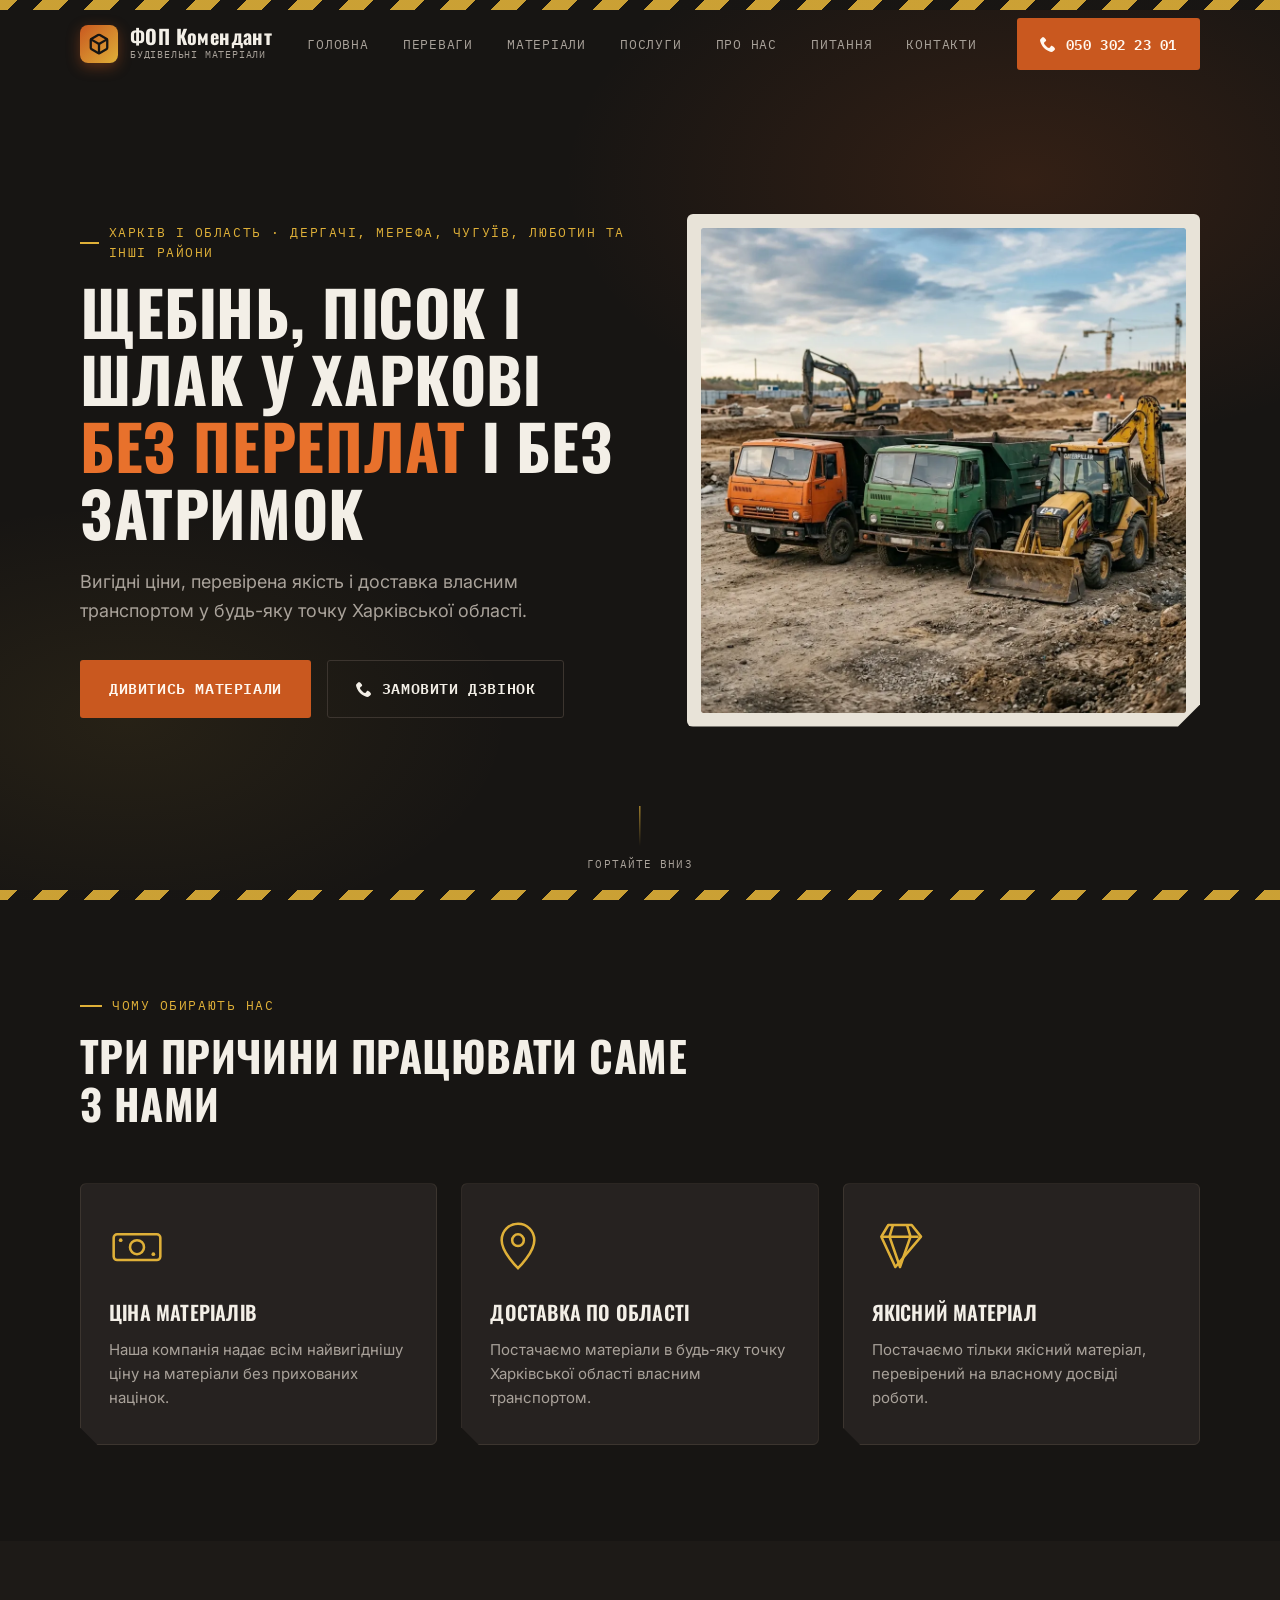
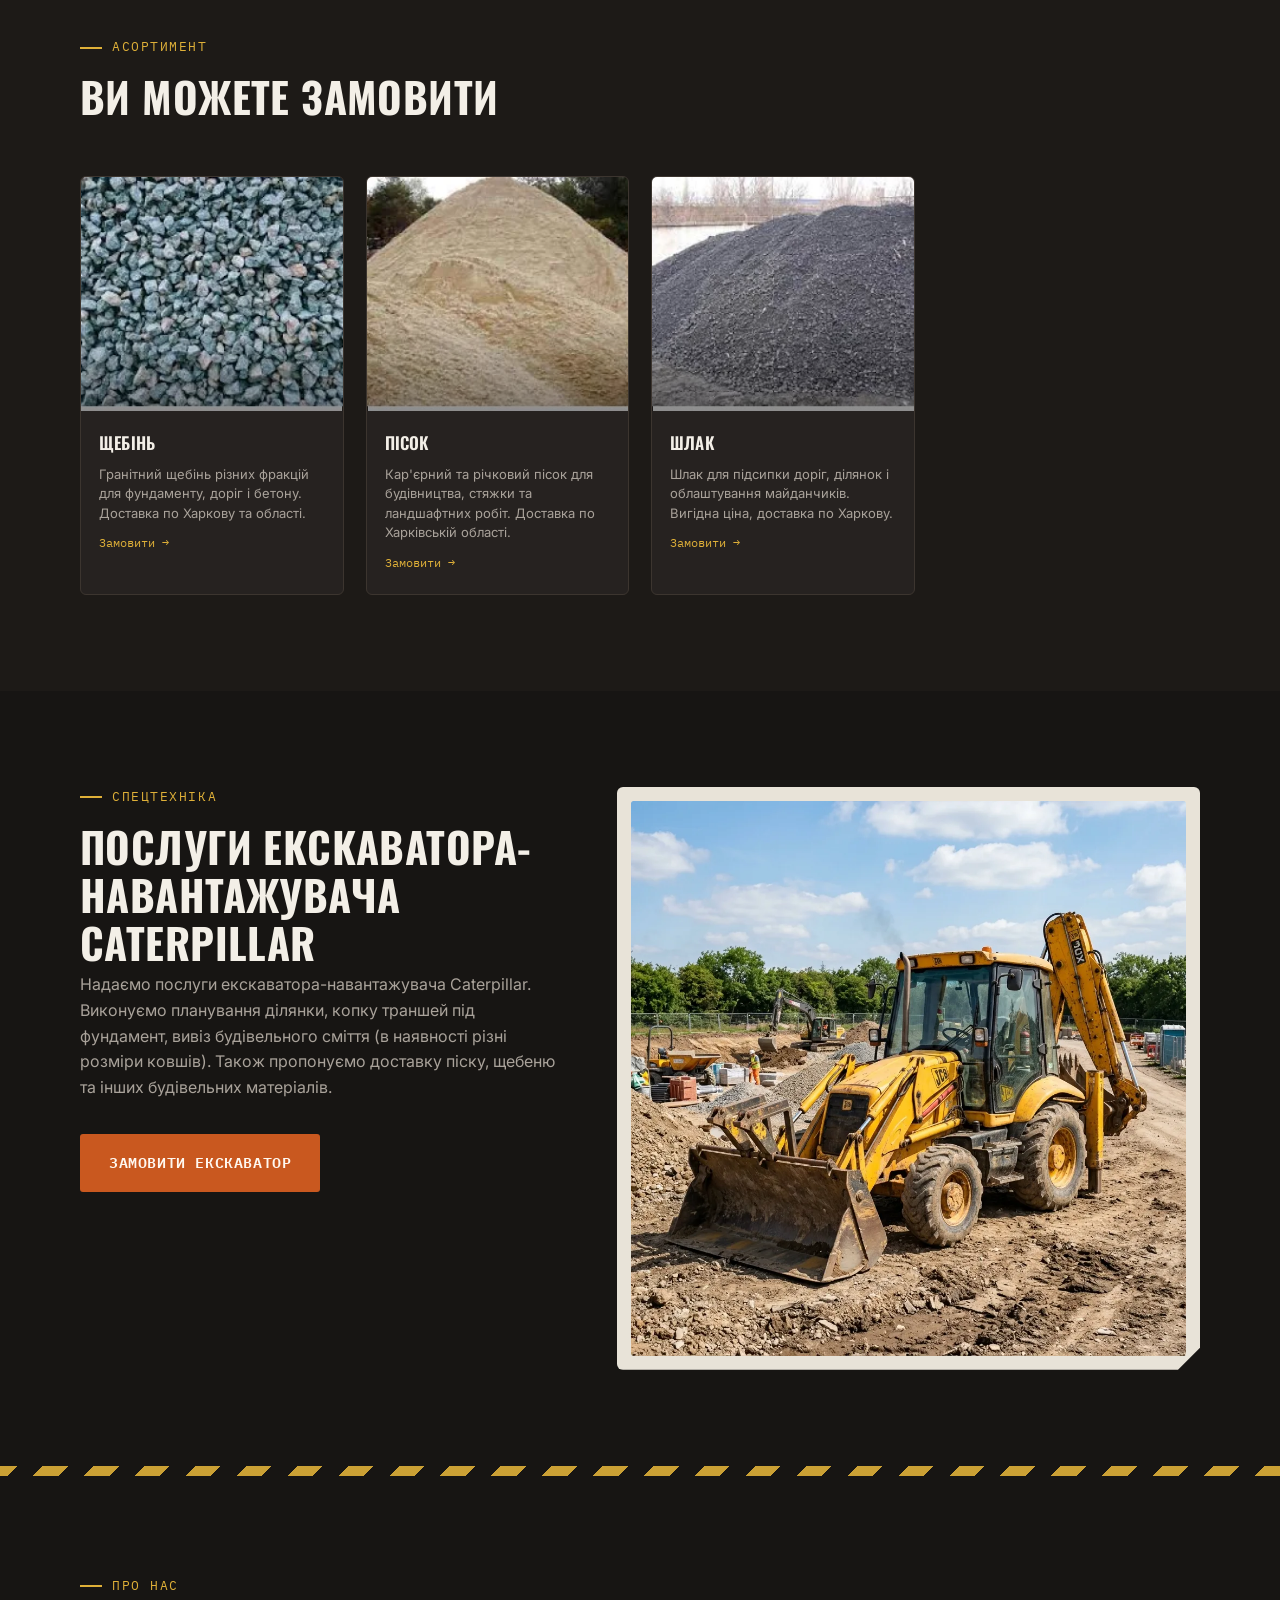
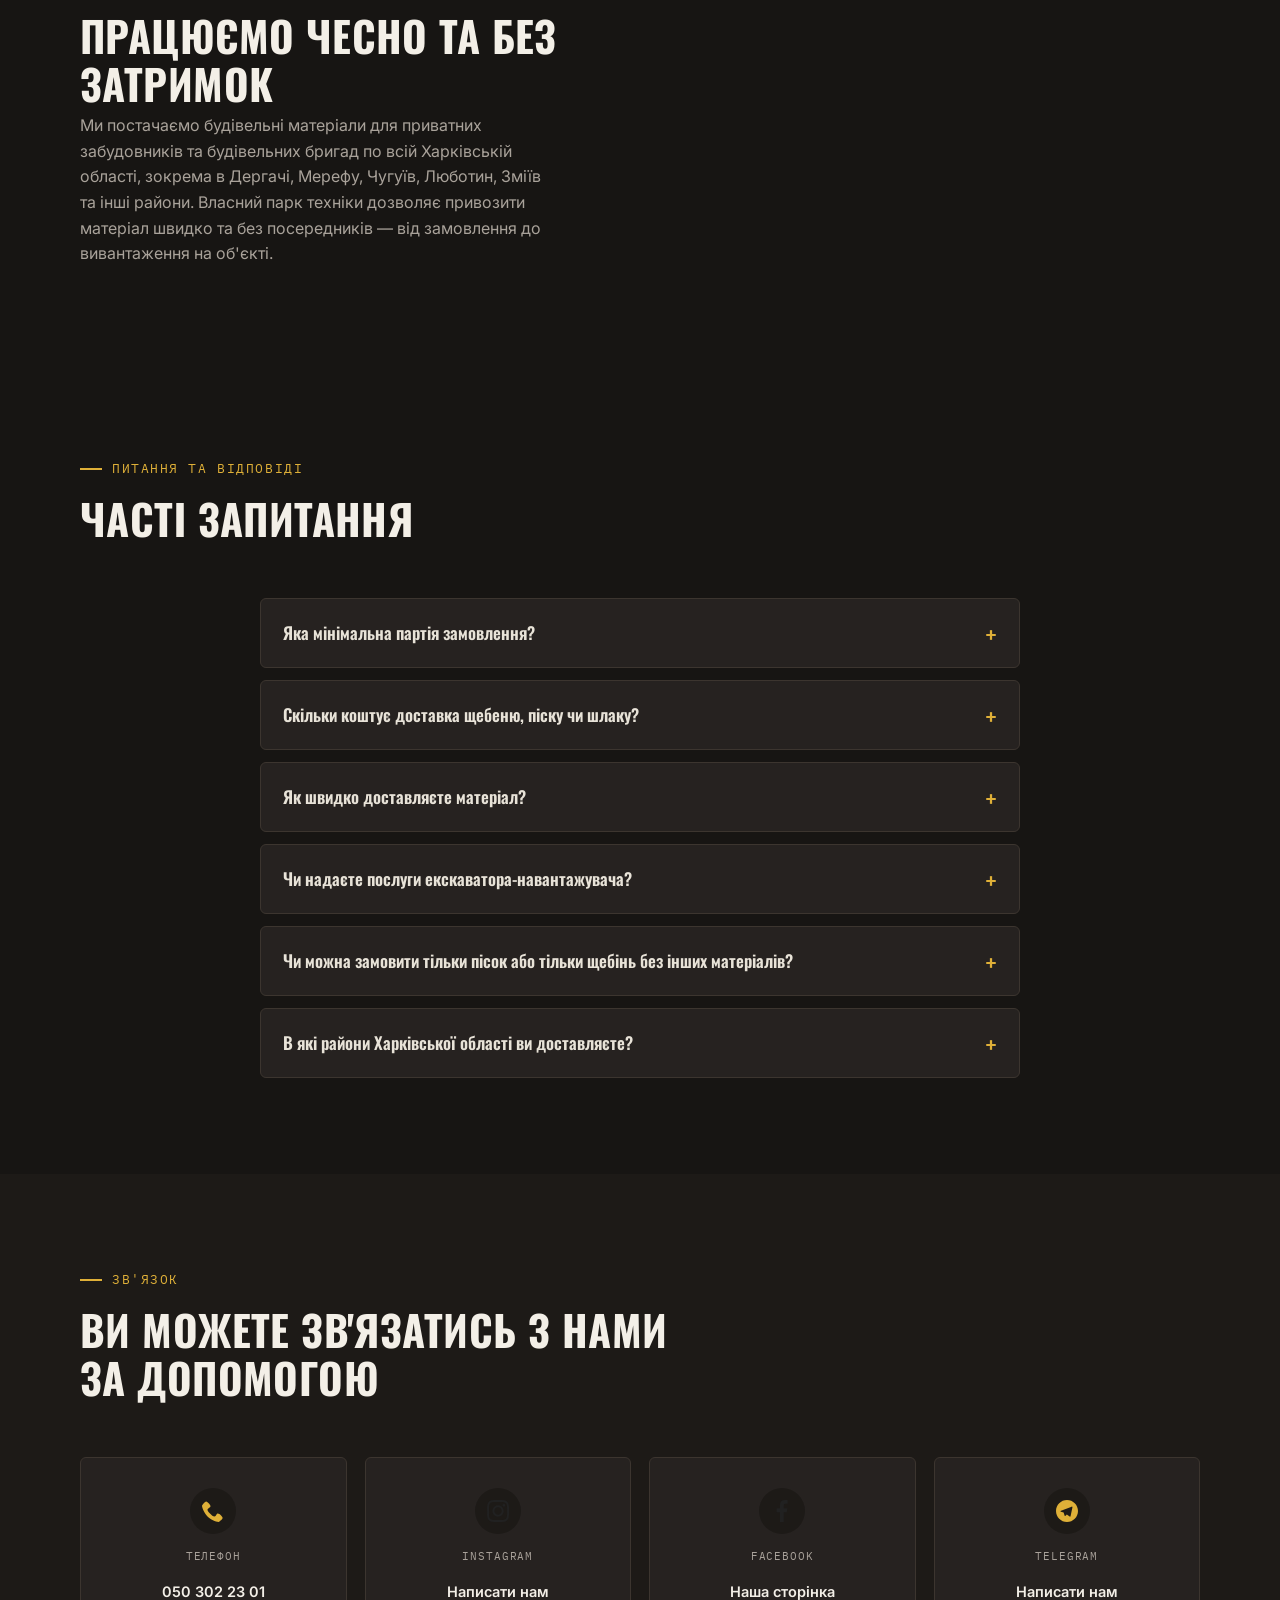
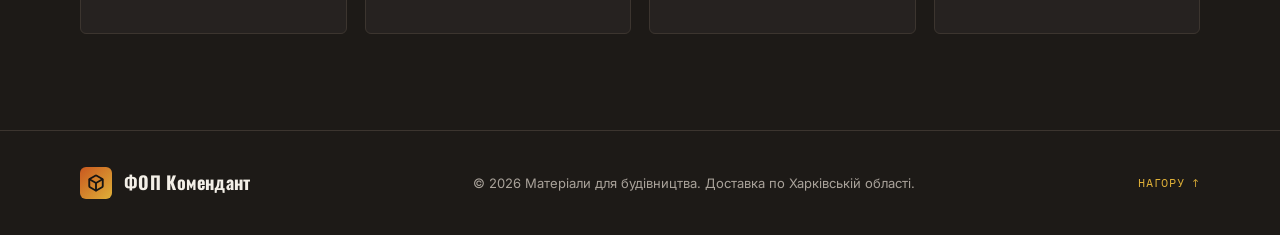
<file: index.html>
<!DOCTYPE html>
<html lang="uk" class="js-disabled">

<head>
  <meta charset="UTF-8">
  <meta http-equiv="X-UA-Compatible" content="IE=edge">
  <meta name="viewport" content="width=device-width, initial-scale=1.0, viewport-fit=cover">
  <title>Щебінь, пісок, шлак Харків — доставка по області | ФОП Комендант</title>
  <meta name="description"
    content="Доставка щебеню, піску та шлаку по Харкову та області: Дергачі, Мерефа, Чугуїв, Люботин та інші райони. Власний транспорт, вигідні ціни, послуги екскаватора-навантажувача CAT.">
  <link rel="canonical" href="https://fop-komendant.prodbynikit.workers.dev/">
  <meta name="robots" content="index, follow">

  <!-- Favicon -->
  <link rel="icon" href="./favicon.ico" sizes="any">
  <link rel="icon" type="image/png" sizes="16x16" href="./img/favicon-16.png">
  <link rel="icon" type="image/png" sizes="32x32" href="./img/favicon-32.png">
  <link rel="icon" type="image/png" sizes="48x48" href="./img/favicon-48.png">
  <link rel="icon" type="image/png" sizes="192x192" href="./img/favicon-192.png">
  <link rel="apple-touch-icon" sizes="180x180" href="./img/favicon-180.png">
  <link rel="manifest" href="./site.webmanifest">

  <!-- Open Graph -->
  <meta property="og:type" content="website">
  <meta property="og:locale" content="uk_UA">
  <meta property="og:site_name" content="ФОП Комендант">
  <meta property="og:title" content="Щебінь, пісок, шлак Харків — доставка по області">
  <meta property="og:description"
    content="Доставка будівельних матеріалів по Харківській області власним транспортом. Вигідні ціни, послуги екскаватора-навантажувача CAT.">
  <meta property="og:url" content="https://fop-komendant.prodbynikit.workers.dev/">
  <meta property="og:image" content="https://fop-komendant.prodbynikit.workers.dev/img/og-preview.jpg">
  <meta property="og:image:width" content="1200">
  <meta property="og:image:height" content="630">

  <!-- Twitter Card -->
  <meta name="twitter:card" content="summary_large_image">
  <meta name="twitter:title" content="Щебінь, пісок, шлак Харків — доставка по області">
  <meta name="twitter:description"
    content="Доставка будівельних матеріалів по Харківській області власним транспортом. Вигідні ціни, послуги екскаватора-навантажувача CAT.">
  <meta name="twitter:image" content="https://fop-komendant.prodbynikit.workers.dev/img/og-preview.jpg">

  <link rel="preconnect" href="https://fonts.googleapis.com">
  <link rel="preconnect" href="https://fonts.gstatic.com" crossorigin>
  <link
    href="https://fonts.googleapis.com/css2?family=Oswald:wght@500;600;700&family=Inter:wght@400;500;600;700&family=IBM+Plex+Mono:wght@500;600&display=swap"
    rel="stylesheet">
  <link rel="stylesheet" href="./style.css">

  <!-- LocalBusiness Schema -->
  <script type="application/ld+json">
  {
    "@context": "https://schema.org",
    "@type": "LocalBusiness",
    "name": "ФОП Комендант",
    "description": "Продаж та доставка будівельних матеріалів по Харківській області: щебінь, пісок, шлак, послуги екскаватора-навантажувача.",
    "url": "https://fop-komendant.prodbynikit.workers.dev/",
    "telephone": "+380503022301",
    "image": "https://fop-komendant.prodbynikit.workers.dev/img/og-preview.jpg",
    "priceRange": "$$",
    "address": {
      "@type": "PostalAddress",
      "addressRegion": "Харківська область",
      "addressCountry": "UA"
    },
    "areaServed": {
      "@type": "AdministrativeArea",
      "name": "Харківська область"
    },
    "sameAs": [
      "https://www.instagram.com/ksenya_komendant/",
      "https://www.facebook.com/profile.php?id=100017249436441"
    ],
    "hasOfferCatalog": {
      "@type": "OfferCatalog",
      "name": "Матеріали та послуги",
      "itemListElement": [
        {
          "@type": "Offer",
          "itemOffered": {
            "@type": "Product",
            "name": "Щебінь",
            "description": "Гранітний щебінь різних фракцій з доставкою по Харкову та області."
          }
        },
        {
          "@type": "Offer",
          "itemOffered": {
            "@type": "Product",
            "name": "Пісок",
            "description": "Кар'єрний та річковий пісок будівельний з доставкою по Харківській області."
          }
        },
        {
          "@type": "Offer",
          "itemOffered": {
            "@type": "Product",
            "name": "Шлак",
            "description": "Шлак для підсипки доріг та ділянок з доставкою по Харкову."
          }
        },
        {
          "@type": "Offer",
          "itemOffered": {
            "@type": "Service",
            "name": "Послуги екскаватора-навантажувача",
            "description": "Оренда екскаватора-навантажувача Caterpillar: планування ділянки, копка траншей, вивіз будівельного сміття у Харкові та області."
          }
        }
      ]
    }
  }
  </script>

  <!-- FAQPage Schema -->
  <script type="application/ld+json">
  {
    "@context": "https://schema.org",
    "@type": "FAQPage",
    "mainEntity": [
      {
        "@type": "Question",
        "name": "Яка мінімальна партія замовлення?",
        "acceptedAnswer": {
          "@type": "Answer",
          "text": "Ми працюємо як з приватними забудовниками, так і з будівельними бригадами — обсяг замовлення обговорюється індивідуально за телефоном."
        }
      },
      {
        "@type": "Question",
        "name": "Скільки коштує доставка щебеню, піску чи шлаку?",
        "acceptedAnswer": {
          "@type": "Answer",
          "text": "Вартість доставки залежить від обсягу матеріалу та відстані до об'єкта в межах Харківської області. Точну ціну назве менеджер після дзвінка."
        }
      },
      {
        "@type": "Question",
        "name": "Як швидко доставляєте матеріал?",
        "acceptedAnswer": {
          "@type": "Answer",
          "text": "Доставка здійснюється власним транспортом (КАМАЗ, спецтехніка CAT), тому терміни зазвичай складають 1-2 дні залежно від району."
        }
      },
      {
        "@type": "Question",
        "name": "Чи надаєте послуги екскаватора-навантажувача?",
        "acceptedAnswer": {
          "@type": "Answer",
          "text": "Так, ми пропонуємо послуги екскаватора-навантажувача Caterpillar: планування ділянки, копка траншей під фундамент, вивіз будівельного сміття."
        }
      },
      {
        "@type": "Question",
        "name": "Чи можна замовити тільки пісок або тільки щебінь без інших матеріалів?",
        "acceptedAnswer": {
          "@type": "Answer",
          "text": "Так, кожен матеріал — щебінь, пісок або шлак — можна замовити окремо, у зручному для вас обсязі."
        }
      },
      {
        "@type": "Question",
        "name": "В які райони Харківської області ви доставляєте?",
        "acceptedAnswer": {
          "@type": "Answer",
          "text": "Доставляємо по всій Харківській області, зокрема в Дергачі, Мерефу, Чугуїв, Люботин, Зміїв та інші райони."
        }
      }
    ]
  }
  </script>
</head>

<body>
  <svg aria-hidden="true" style="position: absolute; width: 0; height: 0; overflow: hidden;" version="1.1"
    xmlns="http://www.w3.org/2000/svg" xmlns:xlink="http://www.w3.org/1999/xlink">
    <defs>
      <symbol id="icon-facebook-1" viewBox="0 0 32 32">
        <path fill="#212121" style="fill: var(--color1, #212121)"
          d="M21.329 5.313h2.921v-5.088c-0.504-0.069-2.237-0.225-4.256-0.225-4.212 0-7.097 2.649-7.097 7.519v4.481h-4.648v5.688h4.648v14.312h5.699v-14.311h4.46l0.708-5.688h-5.169v-3.919c0.001-1.644 0.444-2.769 2.735-2.769z">
        </path>
      </symbol>
      <symbol id="icon-instagram-2" viewBox="0 0 32 32">
        <path fill="#212121" style="fill: var(--color2, #212121)"
          d="M31.969 9.408c-0.075-1.7-0.35-2.869-0.744-3.882-0.406-1.075-1.032-2.038-1.851-2.838-0.8-0.813-1.769-1.444-2.832-1.844-1.019-0.394-2.182-0.669-3.882-0.744-1.713-0.081-2.257-0.1-6.601-0.1s-4.888 0.019-6.595 0.094c-1.7 0.075-2.869 0.35-3.882 0.744-1.075 0.406-2.038 1.031-2.838 1.85-0.813 0.8-1.444 1.769-1.844 2.832-0.394 1.019-0.669 2.182-0.744 3.882-0.081 1.713-0.1 2.257-0.1 6.601s0.019 4.888 0.094 6.595c0.075 1.7 0.35 2.869 0.744 3.882 0.406 1.075 1.038 2.038 1.85 2.838 0.8 0.813 1.769 1.444 2.832 1.844 1.019 0.394 2.182 0.669 3.882 0.744 1.706 0.075 2.25 0.094 6.595 0.094s4.888-0.019 6.595-0.094c1.7-0.075 2.869-0.35 3.882-0.744 2.151-0.832 3.851-2.532 4.682-4.682 0.394-1.019 0.669-2.182 0.744-3.882 0.075-1.707 0.094-2.251 0.094-6.595s-0.006-4.888-0.081-6.595zM29.087 22.473c-0.069 1.563-0.331 2.407-0.55 2.969-0.538 1.394-1.644 2.5-3.038 3.038-0.563 0.219-1.413 0.481-2.969 0.55-1.688 0.075-2.194 0.094-6.464 0.094s-4.782-0.019-6.464-0.094c-1.563-0.069-2.407-0.331-2.969-0.55-0.694-0.256-1.325-0.663-1.838-1.194-0.531-0.519-0.938-1.144-1.194-1.838-0.219-0.563-0.481-1.413-0.55-2.969-0.075-1.688-0.094-2.194-0.094-6.464s0.019-4.782 0.094-6.464c0.069-1.563 0.331-2.407 0.55-2.969 0.256-0.694 0.663-1.325 1.2-1.838 0.519-0.531 1.144-0.938 1.838-1.194 0.563-0.219 1.413-0.481 2.969-0.55 1.688-0.075 2.194-0.094 6.464-0.094 4.276 0 4.782 0.019 6.464 0.094 1.563 0.069 2.407 0.331 2.969 0.55 0.694 0.256 1.325 0.662 1.838 1.194 0.531 0.519 0.938 1.144 1.194 1.838 0.219 0.563 0.481 1.413 0.55 2.969 0.075 1.688 0.094 2.194 0.094 6.464s-0.019 4.77-0.094 6.458z">
        </path>
        <path fill="#212121" style="fill: var(--color2, #212121)"
          d="M16.059 7.783c-4.538 0-8.22 3.682-8.22 8.22s3.682 8.22 8.22 8.22c4.539 0 8.22-3.682 8.22-8.22s-3.682-8.22-8.22-8.22zM16.059 21.335c-2.944 0-5.332-2.388-5.332-5.332s2.388-5.332 5.332-5.332c2.944 0 5.332 2.388 5.332 5.332s-2.388 5.332-5.332 5.332z">
        </path>
        <path fill="#212121" style="fill: var(--color2, #212121)"
          d="M26.524 7.458c0 1.060-0.859 1.919-1.919 1.919s-1.919-0.859-1.919-1.919c0-1.060 0.859-1.919 1.919-1.919s1.919 0.859 1.919 1.919z">
        </path>
      </symbol>
      <symbol id="icon-phone" viewBox="0 0 32 32">
        <path
          d="M22 20c-2 2-2 4-4 4s-4-2-6-4-4-4-4-6 2-2 4-4-4-8-6-8-6 6-6 6c0 4 4.109 12.109 8 16s12 8 16 8c0 0 6-4 6-6s-6-8-8-6z">
        </path>
      </symbol>
      <symbol id="icon-telegram" viewBox="0 0 32 32">
        <path
          d="M16 0c-8.838 0-16 7.162-16 16s7.162 16 16 16 16-7.163 16-16-7.163-16-16-16zM23.863 10.969l-2.625 12.369c-0.181 0.881-0.712 1.087-1.45 0.681l-4-2.956-1.919 1.869c-0.225 0.219-0.4 0.4-0.8 0.4-0.519 0-0.431-0.194-0.606-0.688l-1.363-4.475-3.956-1.231c-0.856-0.262-0.862-0.85 0.194-1.269l15.412-5.95c0.7-0.319 1.381 0.169 1.113 1.25z">
        </path>
      </symbol>
    </defs>
  </svg>

  <!-- decorative hazard-stripe loader -->
  <div class="page-loader" id="pageLoader" aria-hidden="true">
    <div class="loader-bar"></div>
  </div>

  <header class="site-header" id="siteHeader">
    <div class="container header-inner">
      <a href="#top" class="brand" aria-label="ФОП Комендант — на головну">
        <div class="brand-inner">
          <span class="brand-icon">
            <svg viewBox="0 0 24 24" fill="none" stroke="currentColor" stroke-width="2" stroke-linecap="round"
              stroke-linejoin="round">
              <path
                d="M21 16V8a2 2 0 0 0-1-1.73l-7-4a2 2 0 0 0-2 0l-7 4A2 2 0 0 0 3 8v8a2 2 0 0 0 1 1.73l7 4a2 2 0 0 0 2 0l7-4A2 2 0 0 0 21 16z">
              </path>
              <polyline points="3.27 6.96 12 12.01 20.73 6.96"></polyline>
              <line x1="12" y1="22.08" x2="12" y2="12"></line>
            </svg>
          </span>
          <div class="brand-text">
            <span class="brand-name">ФОП Комендант</span>
            <span class="brand-tagline">будівельні матеріали</span>
          </div>
        </div>
      </a>

      <nav class="nav-desktop" aria-label="Основна навігація">
        <ul>
          <li><a href="#top" class="nav-link">Головна</a></li>
          <li><a href="#advantages" class="nav-link">Переваги</a></li>
          <li><a href="#materials" class="nav-link">Матеріали</a></li>
          <li><a href="#services" class="nav-link">Послуги</a></li>
          <li><a href="#about" class="nav-link">Про нас</a></li>
          <li><a href="#faq" class="nav-link">Питання</a></li>
          <li><a href="#contacts" class="nav-link">Контакти</a></li>
        </ul>
      </nav>

      <a href="tel:0503022301" class="btn btn-accent btn-header-call">
        <svg class="icon-inline" viewBox="0 0 32 32" aria-hidden="true">
          <use href="#icon-phone"></use>
        </svg>
        <span>050 302 23 01</span>
      </a>

      <button class="burger" id="burgerBtn" aria-label="Відкрити меню" aria-expanded="false" aria-controls="mobileMenu">
        <span></span><span></span><span></span>
      </button>
    </div>
  </header>

  <nav class="mobile-menu" id="mobileMenu" aria-label="Мобільна навігація">
    <ul>
      <li><a href="#top" class="mobile-link">Головна</a></li>
      <li><a href="#advantages" class="mobile-link">Переваги</a></li>
      <li><a href="#materials" class="mobile-link">Матеріали</a></li>
      <li><a href="#services" class="mobile-link">Послуги</a></li>
      <li><a href="#about" class="mobile-link">Про нас</a></li>
      <li><a href="#faq" class="mobile-link">Питання</a></li>
      <li><a href="#contacts" class="mobile-link">Контакти</a></li>
    </ul>
    <a href="tel:0503022301" class="btn btn-accent mobile-call">Зателефонувати: 050 302 23 01</a>
  </nav>

  <main id="top">

    <!-- HERO -->
    <section class="hero">
      <div class="hero-bg" aria-hidden="true">
        <div class="hero-grain"></div>
        <div class="hero-stripe hero-stripe--1"></div>
        <div class="hero-stripe hero-stripe--2"></div>
      </div>

      <div class="container hero-grid">
        <div class="hero-copy reveal" data-reveal="up">
          <p class="eyebrow">Харків і область · Дергачі, Мерефа, Чугуїв, Люботин та інші райони</p>
          <h1 class="hero-title">Щебінь, пісок і шлак у Харкові <span class="accent-text">без переплат</span> і без затримок</h1>
          <p class="hero-subtitle">Вигідні ціни, перевірена якість і доставка власним
            транспортом у будь-яку точку Харківської області.</p>
          <div class="hero-actions">
            <a href="#materials" class="btn btn-accent btn-lg">Дивитись матеріали</a>
            <a href="tel:0503022301" class="btn btn-ghost btn-lg">
              <svg class="icon-inline" viewBox="0 0 32 32" aria-hidden="true">
                <use href="#icon-phone"></use>
              </svg>
              Замовити дзвінок
            </a>
          </div>
        </div>

        <div class="hero-visual reveal" data-reveal="scale">
          <div class="hero-photo-frame">
            <div class="hero-photo-box">
              <picture>
                <source srcset="./img/trucks-final.webp" type="image/webp">
                <img src="./img/trucks-final.png" alt="Вантажівки КАМАЗ і спецтехніка Caterpillar для доставки щебеню, піску та шлаку по Харківській області"
                  class="hero-photo" loading="eager" width="1024" height="1024">
              </picture>
            </div>
          </div>
        </div>
      </div>

      <a href="#advantages" class="scroll-cue" aria-label="Гортати далі">
        <span class="scroll-cue-line"></span>
        <span class="scroll-cue-text">Гортайте вниз</span>
      </a>
    </section>

    <!-- ADVANTAGES -->
    <section class="section" id="advantages">
      <div class="container">
        <div class="section-head reveal" data-reveal="up">
          <p class="eyebrow">Чому обирають нас</p>
          <h2 class="section-title">Три причини працювати саме з нами</h2>
        </div>

        <div class="advantages-grid">
          <article class="advantage-card reveal" data-reveal="up" data-delay="0">
            <div class="advantage-icon">
              <svg viewBox="0 0 48 48" aria-hidden="true">
                <rect x="4" y="14" width="40" height="22" rx="3" fill="none" stroke="currentColor" stroke-width="2.2" />
                <circle cx="24" cy="25" r="6" fill="none" stroke="currentColor" stroke-width="2.2" />
                <circle cx="10" cy="19" r="1.6" fill="currentColor" />
                <circle cx="38" cy="31" r="1.6" fill="currentColor" />
              </svg>
            </div>
            <h3 class="advantage-title">Ціна матеріалів</h3>
            <p class="advantage-text">Наша компанія надає всім найвигіднішу ціну на матеріали без прихованих націнок.
            </p>
          </article>

          <article class="advantage-card reveal" data-reveal="up" data-delay="1">
            <div class="advantage-icon">
              <svg viewBox="0 0 48 48" aria-hidden="true">
                <path d="M24 5c-8 0-14 6.2-14 14 0 10.5 14 24 14 24s14-13.5 14-24c0-7.8-6-14-14-14z" fill="none"
                  stroke="currentColor" stroke-width="2.2" />
                <circle cx="24" cy="19" r="5" fill="none" stroke="currentColor" stroke-width="2.2" />
              </svg>
            </div>
            <h3 class="advantage-title">Доставка по області</h3>
            <p class="advantage-text">Постачаємо матеріали в будь-яку точку Харківської області власним транспортом.</p>
          </article>

          <article class="advantage-card reveal" data-reveal="up" data-delay="2">
            <div class="advantage-icon">
              <svg viewBox="0 0 48 48" aria-hidden="true">
                <path d="M14 6h20l8 10-22 26L8 16z" fill="none" stroke="currentColor" stroke-width="2.2"
                  stroke-linejoin="round" />
                <path d="M8 16h32M18 6l-3 10 9 26 9-26-3-10" fill="none" stroke="currentColor" stroke-width="2.2"
                  stroke-linejoin="round" />
              </svg>
            </div>
            <h3 class="advantage-title">Якісний матеріал</h3>
            <p class="advantage-text">Постачаємо тільки якісний матеріал, перевірений на власному досвіді роботи.</p>
          </article>
        </div>
      </div>
    </section>

    <!-- MATERIALS -->
    <section class="section section--alt" id="materials">
      <div class="container">
        <div class="section-head reveal" data-reveal="up">
          <p class="eyebrow">Асортимент</p>
          <h2 class="section-title">Ви можете замовити</h2>
        </div>

        <div class="materials-grid">
          <article class="material-card reveal" data-reveal="up" data-delay="0">
            <div class="material-photo">
              <picture>
                <source srcset="./img/materials/schebin.webp" type="image/webp">
                <img src="./img/materials/schebin.png" alt="Щебінь з доставкою по Харкову та області" loading="lazy" width="275" height="246">
              </picture>
            </div>
            <div class="material-body">
              <h3 class="material-title">Щебінь</h3>
              <p class="material-desc">Гранітний щебінь різних фракцій для фундаменту, доріг і бетону. Доставка по Харкову та області.</p>
              <a href="tel:0503022301" class="material-link">Замовити →</a>
            </div>
          </article>

          <article class="material-card reveal" data-reveal="up" data-delay="1">
            <div class="material-photo">
              <picture>
                <source srcset="./img/materials/pisok.webp" type="image/webp">
                <img src="./img/materials/pisok.png" alt="Пісок будівельний з доставкою по Харківській області" loading="lazy" width="275" height="246">
              </picture>
            </div>
            <div class="material-body">
              <h3 class="material-title">Пісок</h3>
              <p class="material-desc">Кар'єрний та річковий пісок для будівництва, стяжки та ландшафтних робіт. Доставка по Харківській області.</p>
              <a href="tel:0503022301" class="material-link">Замовити →</a>
            </div>
          </article>

          <article class="material-card reveal" data-reveal="up" data-delay="2">
            <div class="material-photo">
              <picture>
                <source srcset="./img/materials/shkak.webp" type="image/webp">
                <img src="./img/materials/shkak.png" alt="Шлак будівельний з доставкою по Харкову" loading="lazy" width="275" height="246">
              </picture>
            </div>
            <div class="material-body">
              <h3 class="material-title">Шлак</h3>
              <p class="material-desc">Шлак для підсипки доріг, ділянок і облаштування майданчиків. Вигідна ціна, доставка по Харкову.</p>
              <a href="tel:0503022301" class="material-link">Замовити →</a>
            </div>
          </article>

        </div>
      </div>
    </section>

    <!-- SERVICES -->
    <section class="section" id="services">
      <div class="container about-grid">
        <div class="reveal" data-reveal="up">
          <p class="eyebrow">Спецтехніка</p>
          <h2 class="section-title">Послуги екскаватора-навантажувача Caterpillar</h2>
          <p class="about-text">Надаємо послуги екскаватора-навантажувача Caterpillar. Виконуємо планування ділянки, копку траншей під фундамент, вивіз будівельного сміття (в наявності різні розміри ковшів). Також пропонуємо доставку піску, щебеню та інших будівельних матеріалів.</p>
          <div class="hero-actions" style="margin-top: 34px;">
            <a href="tel:0503022301" class="btn btn-accent btn-lg">Замовити екскаватор</a>
          </div>
        </div>
        <div class="hero-visual reveal" data-reveal="scale">
          <div class="hero-photo-frame">
            <div class="hero-photo-box">
              <picture>
                <source srcset="./img/old_backhoe.webp" type="image/webp">
                <img src="./img/old_backhoe.png" alt="Екскаватор-навантажувач Caterpillar — послуги планування ділянки та копки траншей у Харкові"
                  class="hero-photo" loading="lazy" width="1024" height="1024">
              </picture>
            </div>
          </div>
        </div>
      </div>
    </section>

    <!-- ABOUT / STATS -->
    <section class="section about" id="about">
      <div class="hero-stripe hero-stripe--3" aria-hidden="true"></div>
      <div class="container about-grid">
        <div class="reveal" data-reveal="up">
          <p class="eyebrow">Про нас</p>
          <h2 class="section-title">Працюємо чесно та без затримок</h2>
          <p class="about-text">Ми постачаємо будівельні матеріали для приватних забудовників та будівельних бригад по
            всій Харківській області, зокрема в Дергачі, Мерефу, Чугуїв, Люботин, Зміїв та інші райони. Власний парк техніки дозволяє привозити матеріал швидко та без посередників — від
            замовлення до вивантаження на об'єкті.</p>
        </div>


      </div>
    </section>

    <!-- FAQ -->
    <section class="section" id="faq">
      <div class="container">
        <div class="section-head reveal" data-reveal="up">
          <p class="eyebrow">Питання та відповіді</p>
          <h2 class="section-title">Часті запитання</h2>
        </div>
        <div class="faq-list">
          <details class="faq-item reveal" data-reveal="up">
            <summary class="faq-question">Яка мінімальна партія замовлення?</summary>
            <p class="faq-answer">Ми працюємо як з приватними забудовниками, так і з будівельними бригадами — обсяг замовлення обговорюється індивідуально за телефоном.</p>
          </details>
          <details class="faq-item reveal" data-reveal="up">
            <summary class="faq-question">Скільки коштує доставка щебеню, піску чи шлаку?</summary>
            <p class="faq-answer">Вартість доставки залежить від обсягу матеріалу та відстані до об'єкта в межах Харківської області. Точну ціну назве менеджер після дзвінка.</p>
          </details>
          <details class="faq-item reveal" data-reveal="up">
            <summary class="faq-question">Як швидко доставляєте матеріал?</summary>
            <p class="faq-answer">Доставка здійснюється власним транспортом (КАМАЗ, спецтехніка CAT), тому терміни зазвичай складають 1-2 дні залежно від району.</p>
          </details>
          <details class="faq-item reveal" data-reveal="up">
            <summary class="faq-question">Чи надаєте послуги екскаватора-навантажувача?</summary>
            <p class="faq-answer">Так, ми пропонуємо послуги екскаватора-навантажувача Caterpillar: планування ділянки, копка траншей під фундамент, вивіз будівельного сміття.</p>
          </details>
          <details class="faq-item reveal" data-reveal="up">
            <summary class="faq-question">Чи можна замовити тільки пісок або тільки щебінь без інших матеріалів?</summary>
            <p class="faq-answer">Так, кожен матеріал — щебінь, пісок або шлак — можна замовити окремо, у зручному для вас обсязі.</p>
          </details>
          <details class="faq-item reveal" data-reveal="up">
            <summary class="faq-question">В які райони Харківської області ви доставляєте?</summary>
            <p class="faq-answer">Доставляємо по всій Харківській області, зокрема в Дергачі, Мерефу, Чугуїв, Люботин, Зміїв та інші райони.</p>
          </details>
        </div>
      </div>
    </section>

    <!-- CONTACTS -->
    <section class="section section--alt" id="contacts">
      <div class="container">
        <div class="section-head reveal" data-reveal="up">
          <p class="eyebrow">Зв'язок</p>
          <h2 class="section-title">Ви можете зв'язатись з нами за допомогою</h2>
        </div>

        <div class="contacts-grid">
          <a href="tel:0503022301" class="contact-card reveal" data-reveal="up" data-delay="0">
            <span class="contact-icon"><svg viewBox="0 0 32 32" aria-hidden="true">
                <use href="#icon-phone"></use>
              </svg></span>
            <span class="contact-label">Телефон</span>
            <span class="contact-value">050 302 23 01</span>
          </a>
          <a href="https://www.instagram.com/ksenya_komendant/" target="_blank" rel="noopener"
            class="contact-card reveal" data-reveal="up" data-delay="1">
            <span class="contact-icon"><svg viewBox="0 0 32 32" aria-hidden="true">
                <use href="#icon-instagram-2"></use>
              </svg></span>
            <span class="contact-label">Instagram</span>
            <span class="contact-value">Написати нам</span>
          </a>
          <a href="https://www.facebook.com/profile.php?id=100017249436441" target="_blank" rel="noopener"
            class="contact-card reveal" data-reveal="up" data-delay="2">
            <span class="contact-icon"><svg viewBox="0 0 32 32" aria-hidden="true">
                <use href="#icon-facebook-1"></use>
              </svg></span>
            <span class="contact-label">Facebook</span>
            <span class="contact-value">Наша сторінка</span>
          </a>
          <a href="https://web.telegram.org/k/#616825729" target="_blank" rel="noopener" class="contact-card reveal"
            data-reveal="up" data-delay="3">
            <span class="contact-icon"><svg viewBox="0 0 32 32" aria-hidden="true">
                <use href="#icon-telegram"></use>
              </svg></span>
            <span class="contact-label">Telegram</span>
            <span class="contact-value">Написати нам</span>
          </a>
        </div>
      </div>
    </section>

  </main>

  <footer class="site-footer">
    <div class="container footer-inner">
      <a href="#top" class="brand footer-brand" aria-label="ФОП Комендант — на головну">
        <div class="brand-inner footer-logo-wrap">
          <span class="brand-icon">
            <svg viewBox="0 0 24 24" fill="none" stroke="currentColor" stroke-width="2" stroke-linecap="round"
              stroke-linejoin="round">
              <path
                d="M21 16V8a2 2 0 0 0-1-1.73l-7-4a2 2 0 0 0-2 0l-7 4A2 2 0 0 0 3 8v8a2 2 0 0 0 1 1.73l7 4a2 2 0 0 0 2 0l7-4A2 2 0 0 0 21 16z">
              </path>
              <polyline points="3.27 6.96 12 12.01 20.73 6.96"></polyline>
              <line x1="12" y1="22.08" x2="12" y2="12"></line>
            </svg>
          </span>
          <div class="brand-text">
            <span class="brand-name">ФОП Комендант</span>
          </div>
        </div>
      </a>
      <p class="footer-copy">&copy; <span id="year"></span> Матеріали для будівництва. Доставка по Харківській області.
      </p>
      <a href="#top" class="footer-top">Нагору ↑</a>
    </div>
  </footer>

  <script src="./script.js"></script>
</body>

</html>
</file>
<file: style.css>
/* ==========================================================================
   Матеріали для будівництва — dark industrial theme
   Tokens
   ========================================================================== */
:root{
  /* colors — asphalt & rust, grounded in the subject (concrete, steel, brick) */
  --bg:            #171513;
  --bg-alt:        #1d1a17;
  --surface:       #262220;
  --surface-2:     #302b27;
  --line:          #3c352f;

  --steel:         #8f8a83;
  --concrete:      #e8e3d8;
  --text:          #f3efe7;
  --text-muted:    #a9a29a;

  --rust:          #c9581f;
  --rust-bright:   #e8712c;
  --rust-dim:      #7a3714;
  --hazard:        #dfb038;

  --radius-sm: 3px;
  --radius-md: 6px;

  --font-display: 'Oswald', 'Arial Narrow', sans-serif;
  --font-body: 'Inter', -apple-system, BlinkMacSystemFont, sans-serif;
  --font-mono: 'IBM Plex Mono', 'Courier New', monospace;

  --ease: cubic-bezier(.22,.9,.28,1);
  --container: 1200px;
}

*,*::before,*::after{ box-sizing: border-box; }
html{
  scroll-behavior: smooth;
}
body{
  margin: 0;
  background: var(--bg);
  color: var(--text);
  font-family: var(--font-body);
  font-size: 16px;
  line-height: 1.6;
  -webkit-font-smoothing: antialiased;
  overflow-x: hidden;
}
img{ max-width: 100%; display: block; }
ul{ list-style: none; margin: 0; padding: 0; }
a{ color: inherit; text-decoration: none; }
h1,h2,h3{ margin: 0; font-family: var(--font-display); text-transform: uppercase; letter-spacing: .01em; }
p{ margin: 0; }
svg{ display: block; }

.container{
  width: 100%;
  max-width: var(--container);
  margin: 0 auto;
  padding: 0 24px;
}

@media (min-width: 900px){
  .container{ padding: 0 40px; }
}

/* focus visibility (accessibility floor) */
a:focus-visible, button:focus-visible{
  outline: 2px solid var(--hazard);
  outline-offset: 3px;
}

@media (prefers-reduced-motion: reduce){
  *, *::before, *::after{
    animation-duration: 0.01ms !important;
    animation-iteration-count: 1 !important;
    transition-duration: 0.01ms !important;
    scroll-behavior: auto !important;
  }
}

/* ==========================================================================
   Utility: buttons, eyebrows, section scaffolding
   ========================================================================== */
.btn{
  display: inline-flex;
  align-items: center;
  gap: 10px;
  font-family: var(--font-mono);
  font-weight: 600;
  font-size: 14px;
  letter-spacing: .04em;
  text-transform: uppercase;
  padding: 14px 22px;
  border-radius: var(--radius-sm);
  border: 1px solid transparent;
  cursor: pointer;
  transition: transform .25s var(--ease), background-color .25s var(--ease), border-color .25s var(--ease), color .25s var(--ease);
  white-space: nowrap;
}
.btn-accent{
  background: var(--rust);
  color: #fff8f0;
}
.btn-accent:hover{ background: var(--rust-bright); transform: translateY(-2px); }
.btn-ghost{
  background: transparent;
  color: var(--text);
  border-color: var(--line);
}
.btn-ghost:hover{ border-color: var(--hazard); color: var(--hazard); transform: translateY(-2px); }
.btn-lg{ padding: 16px 28px; font-size: 15px; }
.btn-header-call{ display: none; }
@media (min-width: 1100px){
  .btn-header-call{ display: inline-flex; }
}

.icon-inline{ width: 16px; height: 16px; fill: currentColor; }

.eyebrow{
  font-family: var(--font-mono);
  font-size: 13px;
  letter-spacing: .12em;
  text-transform: uppercase;
  color: var(--hazard);
  margin: 0 0 14px;
  display: flex;
  align-items: center;
  gap: 10px;
}
.eyebrow::before{
  content: '';
  width: 22px;
  height: 2px;
  background: var(--hazard);
  display: inline-block;
}

.section{
  padding: 96px 0;
  position: relative;
}
.section--alt{ background: var(--bg-alt); }
.section-head{
  max-width: 640px;
  margin: 0 0 56px;
}
.section-title{
  font-size: clamp(28px, 4vw, 42px);
  font-weight: 700;
  line-height: 1.15;
  color: var(--text);
}

@media (max-width: 640px){
  .section{ padding: 64px 0; }
  .section-head{ margin-bottom: 40px; }
}

/* hazard stripe divider — signature motif, echoes safety tape on site machinery */
.hero-stripe{
  position: absolute;
  height: 10px;
  width: 100%;
  left: 0;
  background: repeating-linear-gradient(
    -45deg,
    var(--hazard) 0 18px,
    var(--bg) 18px 36px
  );
  opacity: .9;
}
.hero-stripe--1{ top: 0; }
.hero-stripe--2{ bottom: 0; }
.hero-stripe--3{ top: 0; }

/* ==========================================================================
   Loader
   ========================================================================== */
.page-loader{
  position: fixed;
  inset: 0;
  background: var(--bg);
  z-index: 999;
  display: flex;
  align-items: center;
  justify-content: center;
  transition: opacity .5s var(--ease), visibility .5s var(--ease);
}
.page-loader.is-hidden{ opacity: 0; visibility: hidden; pointer-events: none; }
.loader-bar{
  width: 140px;
  height: 6px;
  background: var(--surface-2);
  border-radius: 4px;
  overflow: hidden;
  position: relative;
}
.loader-bar::after{
  content: '';
  position: absolute;
  inset: 0;
  width: 40%;
  background: var(--rust);
  animation: loaderMove 1s ease-in-out infinite;
}
@keyframes loaderMove{
  0%{ transform: translateX(-100%); }
  100%{ transform: translateX(350%); }
}

/* ==========================================================================
   Header
   ========================================================================== */
.site-header{
  position: fixed;
  top: 0; left: 0; right: 0;
  z-index: 100;
  padding: 18px 0;
  transition: background-color .35s var(--ease), padding .35s var(--ease), box-shadow .35s var(--ease), backdrop-filter .35s var(--ease);
}
.site-header.is-scrolled{
  background: rgba(23, 21, 19, .88);
  backdrop-filter: blur(10px);
  -webkit-backdrop-filter: blur(10px);
  padding: 12px 0;
  box-shadow: 0 8px 30px rgba(0,0,0,.35);
  border-bottom: 1px solid var(--line);
}
.header-inner{
  display: flex;
  align-items: center;
  justify-content: space-between;
  gap: 20px;
}
.brand{ display: flex; align-items: center; flex-shrink: 0; text-decoration: none; }
.brand-inner{ display: flex; align-items: center; gap: 12px; }
.brand-icon{
  width: 38px; height: 38px;
  background: linear-gradient(135deg, var(--rust), var(--hazard));
  border-radius: 8px;
  display: flex; align-items: center; justify-content: center;
  color: #171513;
  box-shadow: 0 4px 14px rgba(201,88,31,.4);
}
.brand-icon svg{ width: 22px; height: 22px; stroke-width: 2.5; }
.brand-text{ display: flex; flex-direction: column; }
.brand-name{ font-family: var(--font-display); font-size: 20px; font-weight: 700; color: var(--text); line-height: 1.1; letter-spacing: 0.02em; }
.brand-tagline{ font-family: var(--font-mono); font-size: 10px; text-transform: uppercase; color: var(--text-muted); letter-spacing: 0.08em; }

.footer-brand .brand-icon{ width: 32px; height: 32px; border-radius: 6px; box-shadow: none; }
.footer-brand .brand-icon svg{ width: 18px; height: 18px; }
.footer-brand .brand-name{ font-size: 18px; }

.nav-desktop{ display: none; }
@media (min-width: 1100px){
  .nav-desktop{ display: block; margin-left: auto; margin-right: 20px; }
  .nav-desktop ul{ display: flex; gap: 34px; }
  .nav-link{
    font-family: var(--font-mono);
    font-size: 13px;
    letter-spacing: .06em;
    text-transform: uppercase;
    color: var(--text-muted);
    position: relative;
    padding-bottom: 4px;
    transition: color .25s var(--ease);
  }
  .nav-link::after{
    content: '';
    position: absolute;
    left: 0; bottom: 0;
    width: 0; height: 2px;
    background: var(--rust);
    transition: width .3s var(--ease);
  }
  .nav-link:hover{ color: var(--text); }
  .nav-link:hover::after{ width: 100%; }
}

/* burger */
.burger{
  width: 42px; height: 42px;
  display: flex;
  flex-direction: column;
  align-items: center;
  justify-content: center;
  gap: 5px;
  background: var(--surface);
  border: 1px solid var(--line);
  border-radius: var(--radius-sm);
  cursor: pointer;
  flex-shrink: 0;
}
.burger span{
  width: 20px; height: 2px;
  background: var(--text);
  transition: transform .3s var(--ease), opacity .3s var(--ease);
}
.burger.is-open span:nth-child(1){ transform: translateY(7px) rotate(45deg); }
.burger.is-open span:nth-child(2){ opacity: 0; }
.burger.is-open span:nth-child(3){ transform: translateY(-7px) rotate(-45deg); }
@media (min-width: 1100px){ .burger{ display: none; } }

.mobile-menu{
  position: fixed;
  top: 0; right: 0;
  height: 100%;
  width: min(340px, 84vw);
  background: var(--bg-alt);
  border-left: 1px solid var(--line);
  z-index: 99;
  padding: 100px 32px 40px;
  display: flex;
  flex-direction: column;
  gap: 40px;
  transform: translateX(100%);
  transition: transform .4s var(--ease);
}
.mobile-menu.is-open{ transform: translateX(0); }
.mobile-menu ul{ display: flex; flex-direction: column; gap: 26px; }
.mobile-link{
  font-family: var(--font-display);
  font-size: 24px;
  font-weight: 600;
  text-transform: uppercase;
  color: var(--text);
}
.mobile-call{ align-self: flex-start; }
@media (min-width: 1100px){ .mobile-menu{ display: none; } }

/* ==========================================================================
   Hero
   ========================================================================== */
.hero{
  position: relative;
  min-height: 100svh;
  display: flex;
  align-items: center;
  padding-top: 110px;
  padding-bottom: 70px;
  overflow: hidden;
  background: var(--bg);
}
.hero-bg{ position: absolute; inset: 0; z-index: 0; }
.hero-grain{
  position: absolute; inset: 0;
  background:
    radial-gradient(ellipse 60% 50% at 80% 20%, rgba(201,88,31,.16), transparent 60%),
    radial-gradient(ellipse 50% 40% at 10% 80%, rgba(223,176,56,.08), transparent 60%);
}
.hero-grid{
  position: relative;
  z-index: 1;
  display: grid;
  gap: 56px;
  align-items: center;
}
@media (min-width: 960px){
  .hero-grid{ grid-template-columns: 1.05fr .95fr; gap: 40px; }
}

.hero-title{
  font-size: clamp(34px, 6.2vw, 62px);
  font-weight: 700;
  line-height: 1.08;
  margin: 0 0 22px;
  color: var(--text);
}
.accent-text{ color: var(--rust-bright); }
.hero-subtitle{
  font-size: clamp(16px, 2vw, 18px);
  color: var(--text-muted);
  max-width: 46ch;
  margin-bottom: 34px;
}
.hero-actions{ display: flex; flex-wrap: wrap; gap: 16px; }

.hero-visual{ position: relative; }
.hero-photo-frame{
  background: var(--concrete);
  padding: 14px;
  border-radius: var(--radius-md);
  clip-path: polygon(0 0, 100% 0, 100% calc(100% - 22px), calc(100% - 22px) 100%, 0 100%);
  box-shadow: 0 30px 60px -20px rgba(0,0,0,.55);
}
.hero-photo-box{
  position: relative;
  width: 100%;
  padding-top: 100%; /* 1:1 ratio, robust fallback for aspect-ratio */
  border-radius: 2px;
  overflow: hidden;
}
.hero-photo{
  position: absolute;
  inset: 0;
  width: 100%;
  height: 100%;
  object-fit: cover;
  object-position: center;
  display: block;
  border-radius: 2px;
}
.hero-badge{
  position: absolute;
  bottom: -22px;
  left: -18px;
  background: var(--rust);
  color: #fff8f0;
  padding: 14px 18px;
  border-radius: var(--radius-sm);
  display: flex;
  flex-direction: column;
  box-shadow: 0 14px 30px -10px rgba(201,88,31,.6);
}
.hero-badge-num{ font-family: var(--font-display); font-size: 26px; font-weight: 700; line-height: 1; }
.hero-badge-label{ font-family: var(--font-mono); font-size: 11px; max-width: 130px; margin-top: 4px; text-transform: uppercase; letter-spacing: .03em; opacity: .92; }

@media (max-width: 959px){
  .hero-badge{ left: auto; right: 10px; bottom: -18px; }
}

.scroll-cue{
  position: absolute;
  left: 50%;
  bottom: 26px;
  transform: translateX(-50%);
  z-index: 1;
  display: none;
  flex-direction: column;
  align-items: center;
  gap: 10px;
  color: var(--text-muted);
}
@media (min-width: 700px){ .scroll-cue{ display: flex; } }
.scroll-cue-text{ font-family: var(--font-mono); font-size: 11px; text-transform: uppercase; letter-spacing: .1em; }
.scroll-cue-line{
  width: 1px; height: 40px;
  background: linear-gradient(var(--hazard), transparent);
  position: relative;
  overflow: hidden;
}
.scroll-cue-line::after{
  content: '';
  position: absolute;
  top: -40px; left: 0;
  width: 100%; height: 40px;
  background: var(--hazard);
  animation: scrollCue 1.8s ease-in-out infinite;
}
@keyframes scrollCue{
  0%{ transform: translateY(0); }
  100%{ transform: translateY(80px); }
}

/* ==========================================================================
   Advantages
   ========================================================================== */
.advantages-grid{
  display: grid;
  gap: 24px;
  grid-template-columns: 1fr;
}
@media (min-width: 720px){
  .advantages-grid{ grid-template-columns: repeat(3, 1fr); }
}
.advantage-card{
  background: var(--surface);
  border: 1px solid var(--line);
  padding: 34px 28px;
  border-radius: var(--radius-md);
  clip-path: polygon(0 0, 100% 0, 100% 100%, 18px 100%, 0 calc(100% - 18px));
  position: relative;
  transition: transform .35s var(--ease), border-color .35s var(--ease), background-color .35s var(--ease);
}
.advantage-card:hover{
  transform: translateY(-6px);
  border-color: var(--rust);
  background: var(--surface-2);
  box-shadow: 0 10px 30px -10px rgba(201,88,31,.25);
}
.advantage-icon{
  width: 56px; height: 56px;
  color: var(--hazard);
  margin-bottom: 22px;
}
.advantage-icon svg{ width: 100%; height: 100%; }
.advantage-title{
  font-size: 20px;
  font-weight: 600;
  margin-bottom: 10px;
  color: var(--text);
}
.advantage-text{ color: var(--text-muted); font-size: 15px; }

/* ==========================================================================
   Materials
   ========================================================================== */
.materials-grid{
  display: grid;
  gap: 22px;
  grid-template-columns: repeat(2, 1fr);
}
@media (min-width: 720px){
  .materials-grid{ grid-template-columns: repeat(4, 1fr); }
}
.material-card{
  background: var(--surface);
  border: 1px solid var(--line);
  border-radius: var(--radius-md);
  overflow: hidden;
  transition: transform .35s var(--ease), border-color .35s var(--ease), box-shadow .35s var(--ease);
}
.material-card:hover{
  transform: translateY(-6px);
  border-color: var(--hazard);
  box-shadow: 0 20px 40px -15px rgba(223,176,56,.3);
}
.material-photo{
  aspect-ratio: 275 / 246;
  overflow: hidden;
  position: relative;
}
.material-photo::after{
  content: '';
  position: absolute; inset: 0;
  background: linear-gradient(180deg, transparent 60%, rgba(0,0,0,.35));
}
.material-photo img{
  width: 100%; height: 100%; object-fit: cover;
  transition: transform .6s var(--ease);
}
.material-card:hover .material-photo img{ transform: scale(1.08); }
.material-body{
  padding: 18px 18px 22px;
  display: flex;
  flex-direction: column;
  gap: 8px;
}
.material-title{
  font-size: 17px;
  font-weight: 600;
  color: var(--text);
  letter-spacing: .01em;
}
.material-desc{
  font-size: 13px;
  line-height: 1.5;
  color: var(--text-muted);
}
.material-link{
  font-family: var(--font-mono);
  font-size: 12px;
  color: var(--hazard);
  white-space: nowrap;
  transition: color .25s var(--ease);
  align-self: flex-start;
  margin-top: 2px;
}
.material-link:hover{ color: var(--rust-bright); }

/* ==========================================================================
   About / stats
   ========================================================================== */
.about{ position: relative; overflow: hidden; padding-top: 110px; }
.about .hero-stripe--3{ top: 0; }
.about-grid{
  display: grid;
  gap: 48px;
  align-items: start;
}
@media (min-width: 900px){
  .about-grid{ grid-template-columns: .9fr 1.1fr; gap: 60px; }
}
.about-text{
  color: var(--text-muted);
  font-size: 16px;
  max-width: 52ch;
  margin-top: 6px;
}
.stats-grid{
  display: grid;
  grid-template-columns: repeat(2, 1fr);
  gap: 18px;
}
.stat-card{
  border: 1px solid var(--line);
  border-radius: var(--radius-md);
  padding: 24px 20px;
  background: var(--bg-alt);
}
.stat-num, .stat-suffix{
  font-family: var(--font-mono);
  font-weight: 600;
  font-size: clamp(30px, 4vw, 40px);
  color: var(--rust-bright);
}
.stat-label{
  margin-top: 10px;
  font-size: 13.5px;
  color: var(--text-muted);
  line-height: 1.4;
}

/* ==========================================================================
   Contacts
   ========================================================================== */
.contacts-grid{
  display: grid;
  gap: 18px;
  grid-template-columns: repeat(2, 1fr);
}
@media (min-width: 720px){
  .contacts-grid{ grid-template-columns: repeat(4, 1fr); }
}
.contact-card{
  display: flex;
  flex-direction: column;
  align-items: center;
  text-align: center;
  gap: 14px;
  padding: 30px 16px;
  background: var(--surface);
  border: 1px solid var(--line);
  border-radius: var(--radius-md);
  transition: transform .3s var(--ease), border-color .3s var(--ease), background-color .3s var(--ease);
}
.contact-card:hover{
  transform: translateY(-5px);
  border-color: var(--rust);
  background: var(--surface-2);
  box-shadow: 0 10px 30px -10px rgba(201,88,31,.25);
}
.contact-icon{
  width: 46px; height: 46px;
  border-radius: 50%;
  background: var(--bg-alt);
  display: flex;
  align-items: center;
  justify-content: center;
  color: var(--hazard);
}
.contact-icon svg{ width: 22px; height: 22px; fill: currentColor; }
.contact-label{
  font-family: var(--font-mono);
  font-size: 11px;
  text-transform: uppercase;
  letter-spacing: .08em;
  color: var(--text-muted);
}
.contact-value{ font-size: 14.5px; font-weight: 600; color: var(--text); }

/* ==========================================================================
   Footer
   ========================================================================== */
.site-footer{
  background: var(--bg-alt);
  border-top: 1px solid var(--line);
  padding: 36px 0;
}
.footer-inner{
  display: flex;
  flex-wrap: wrap;
  align-items: center;
  justify-content: space-between;
  gap: 16px;
}
.footer-logo{ height: 26px; opacity: .8; }
.footer-copy{ font-size: 13px; color: var(--text-muted); }
.footer-top{
  font-family: var(--font-mono);
  font-size: 12px;
  color: var(--hazard);
  text-transform: uppercase;
  letter-spacing: .06em;
}

/* ==========================================================================
   Scroll reveal (progressive enhancement — visible by default without JS)
   ========================================================================== */
.reveal{
  opacity: 0;
  transform: translateY(28px);
  transition: opacity .7s var(--ease), transform .7s var(--ease);
}
.reveal[data-reveal="scale"]{ transform: translateY(0) scale(.92); }
.reveal.is-visible{
  opacity: 1;
  transform: translateY(0) scale(1);
}
.reveal[data-delay="1"]{ transition-delay: .1s; }
.reveal[data-delay="2"]{ transition-delay: .2s; }
.reveal[data-delay="3"]{ transition-delay: .3s; }

.js-disabled .reveal{ opacity: 1; transform: none; }

/* ==========================================================================
   FAQ
   ========================================================================== */
.faq-list{
  max-width: 760px;
  margin: 0 auto;
  display: flex;
  flex-direction: column;
  gap: 12px;
}
.faq-item{
  background: var(--surface);
  border: 1px solid var(--line);
  border-radius: var(--radius-md);
  padding: 18px 22px;
}
.faq-question{
  cursor: pointer;
  font-family: var(--font-display);
  font-weight: 600;
  font-size: 17px;
  color: var(--concrete);
  list-style: none;
  display: flex;
  align-items: center;
  justify-content: space-between;
  gap: 12px;
}
.faq-question::-webkit-details-marker{ display: none; }
.faq-question::after{
  content: '+';
  font-family: var(--font-mono);
  font-size: 20px;
  color: var(--hazard);
  flex-shrink: 0;
  transition: transform .2s var(--ease);
}
.faq-item[open] .faq-question::after{ transform: rotate(45deg); }
.faq-answer{
  margin-top: 12px;
  font-size: 14.5px;
  line-height: 1.6;
  color: var(--text-muted);
}
</file>
